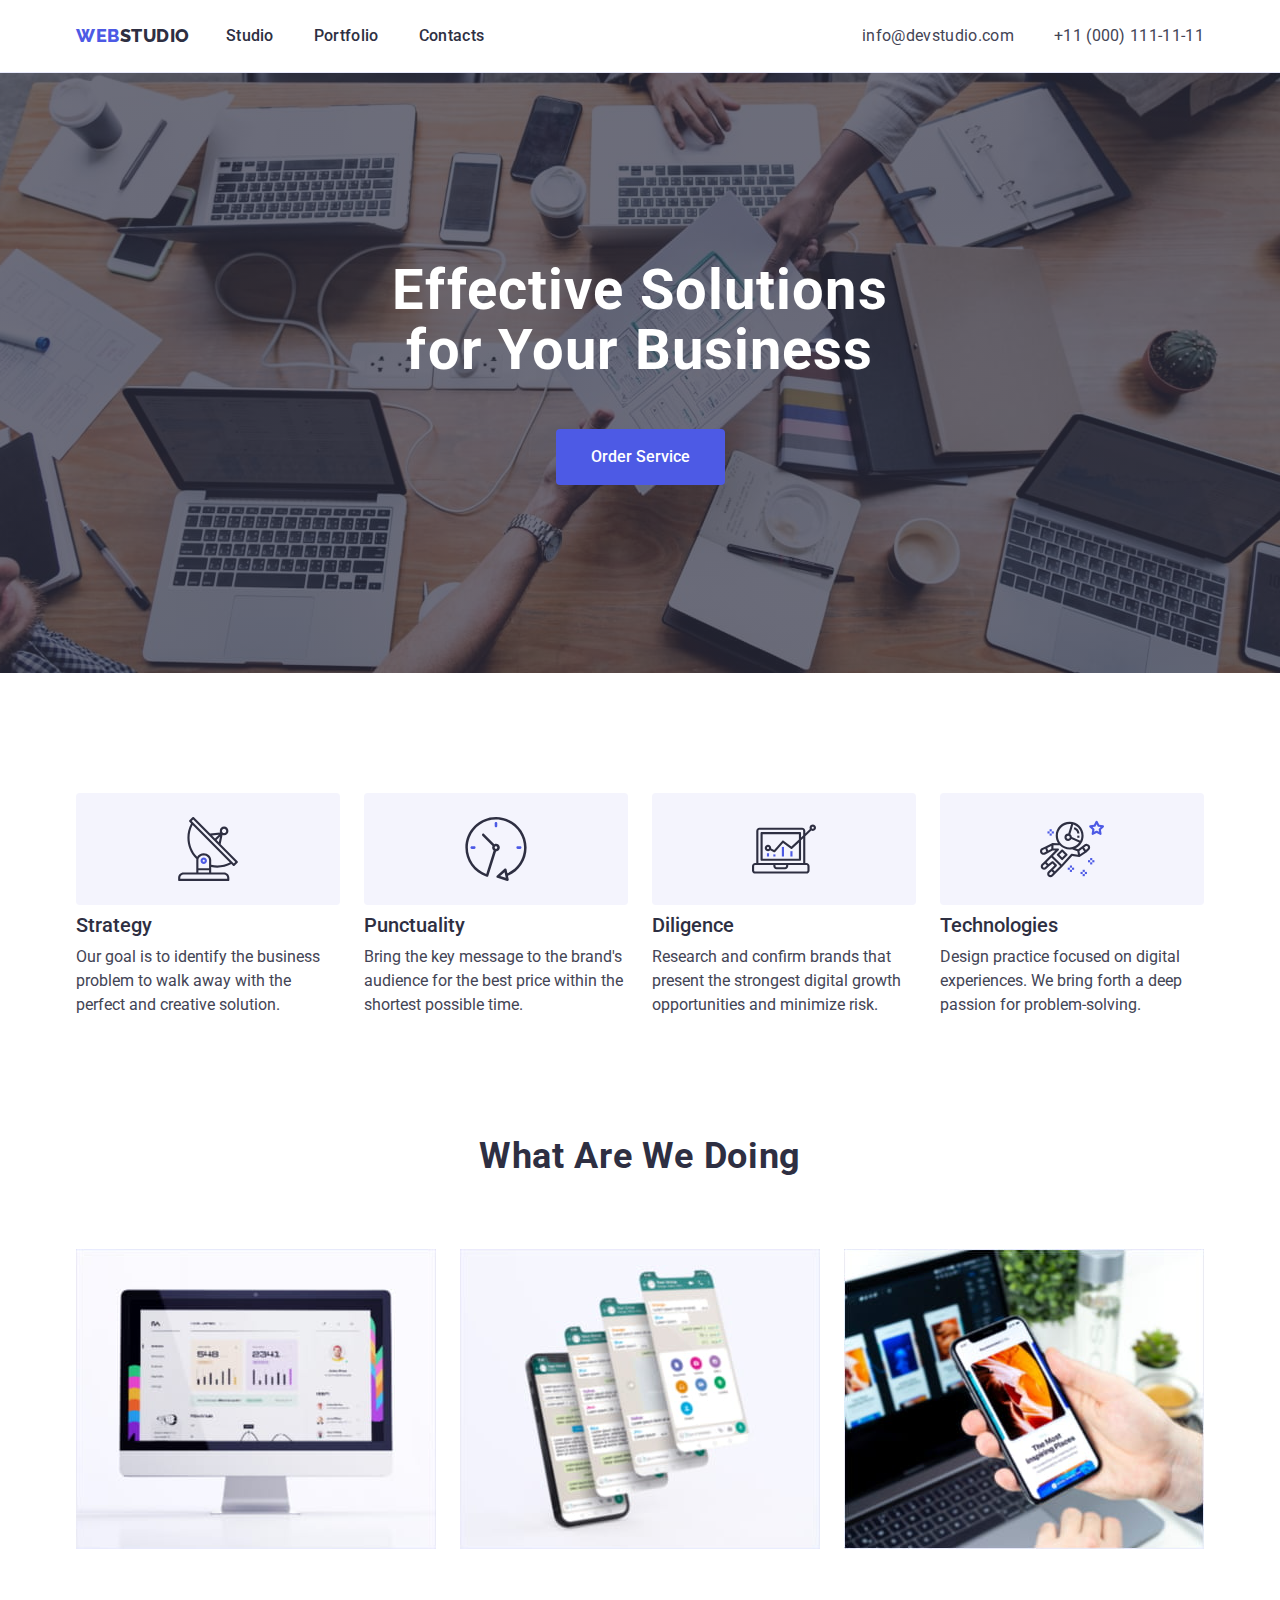
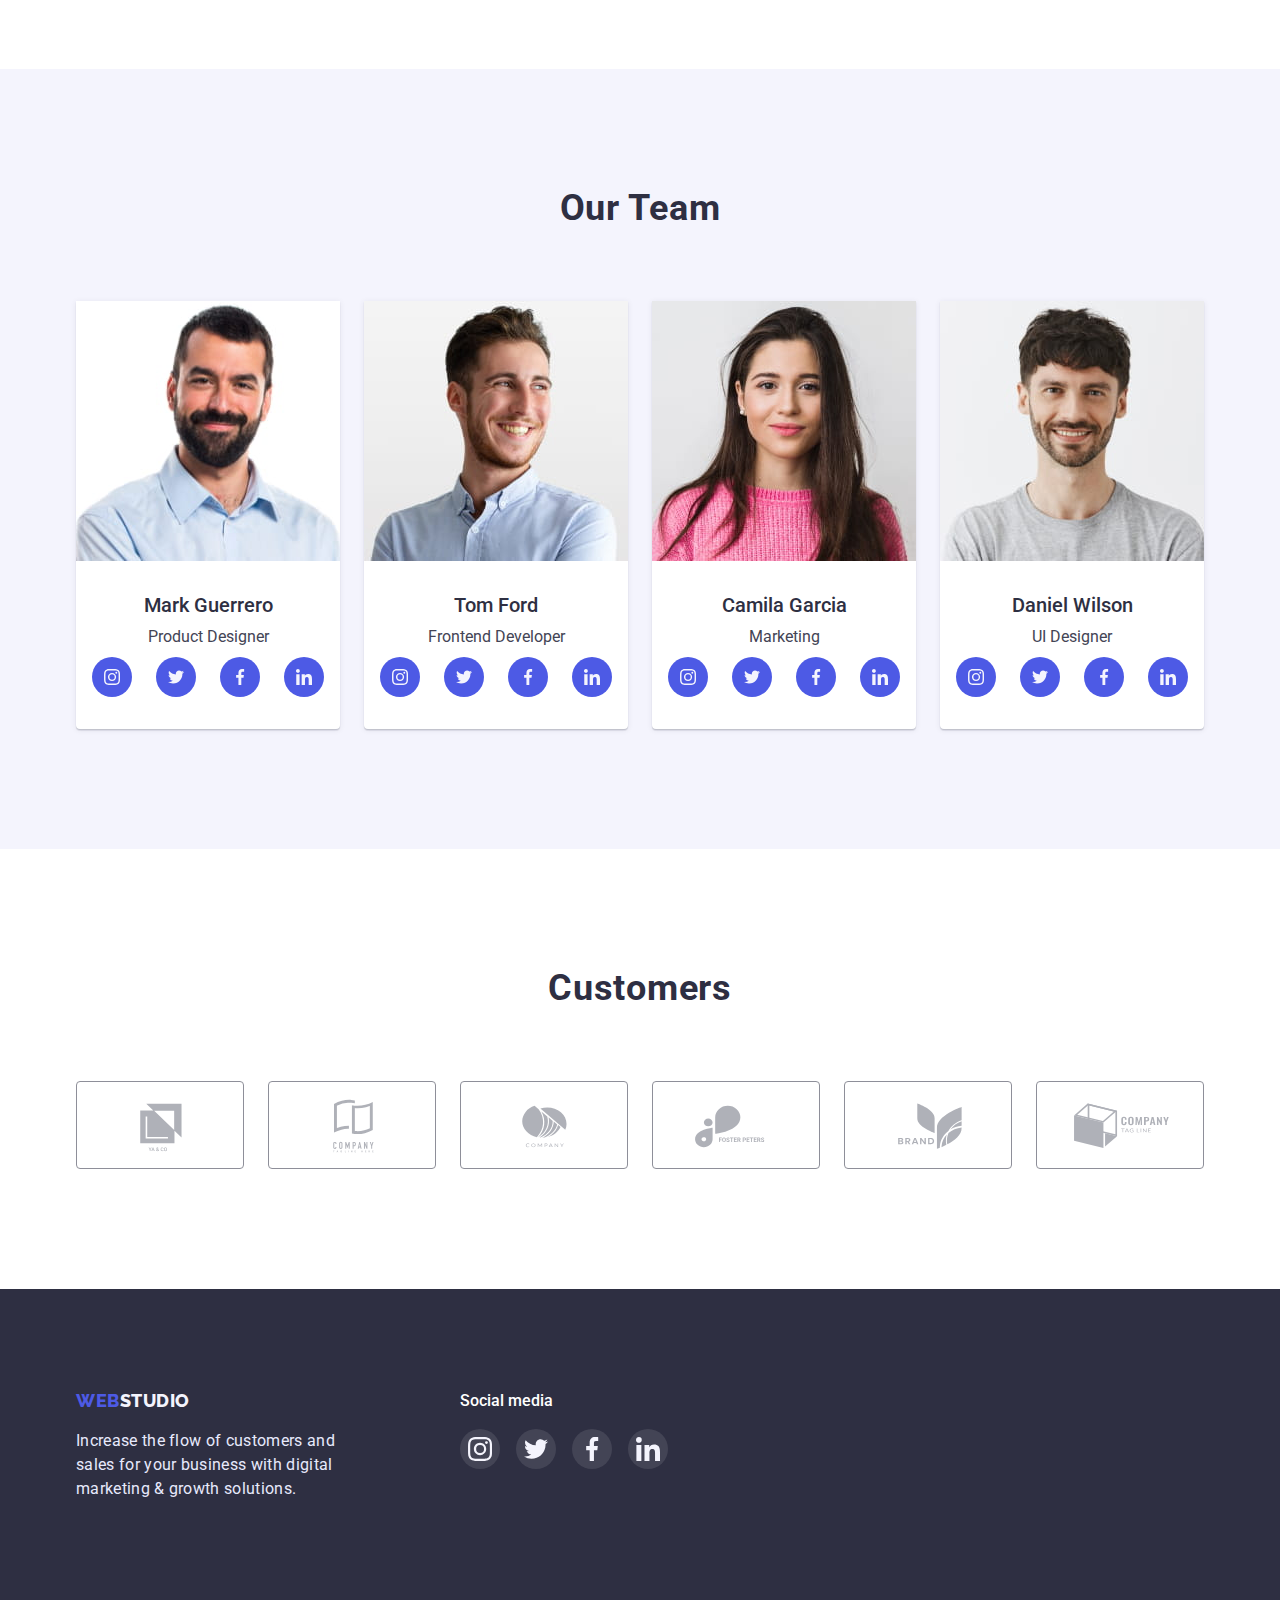
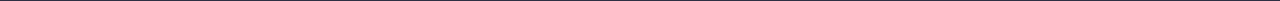
<file: index.html>
<!DOCTYPE html>
<html lang="en">
  <head>
    <meta charset="UTF-8" />
    <meta http-equiv="X-UA-Compatible" content="IE=edge" />
    <meta name="viewport" content="width=device-width, initial-scale=1.0" />
    <link rel="preconnect" href="https://fonts.googleapis.com" />
    <link rel="preconnect" href="https://fonts.gstatic.com" crossorigin />
    <link
      href="https://fonts.googleapis.com/css2?family=Raleway:wght@800&family=Roboto:wght@400;500;700&display=swap"
      rel="stylesheet"
    />
    <link
      rel="stylesheet"
      href="https://cdn.jsdelivr.net/npm/modern-normalize@1.1.0/modern-normalize.css"
    />
    <link rel="stylesheet" href="./css/styles.css" />
    <title>WebStudio</title>
  </head>
  <body>
    <!--HEADER-->
    <header class="header">
      <div class="container header-container">
        <nav class="site-nav">
          <a href="./index.html" class="logo"
            ><span class="logo-firstcolor">Web</span>Studio</a
          >
          <ul class="nav-list list">
            <li class="header-item">
              <a class="menu-link link" href="./index.html">Studio</a>
            </li>
            <li class="header-item">
              <a class="menu-link link" href="./portfolio.html">Portfolio</a>
            </li>
            <li class="header-item">
              <a class="menu-link link" href="">Contacts</a>
            </li>
          </ul>
        </nav>
        <address class="site-address">
          <ul class="address-list list">
            <li class="header-item address-item">
              <a class="adress-link" href="mailto:info@devstudio.com"
                >info@devstudio.com</a
              >
            </li>
            <li class="header-item address-item">
              <a class="adress-link" href="tel:+110001111111"
                >+11 (000) 111-11-11</a
              >
            </li>
          </ul>
        </address>
      </div>
    </header>
    <!--HEADER-->

    <!--HERO-->
    <main>
      <section class="hero">
        <div class="container">
          <h1 class="hero-primary-heading">
            Effective Solutions for Your Business
          </h1>
          <button type="button" class="btn">Order Service</button>
        </div>
      </section>

      <section class="features">
        <div class="container">
          <h2 class="visually-hidden">Features</h2>
          <ul class="features-list list">
            <li class="hero-item features-item icon-antenna">
              <h3 class="hero-item-heading features-heading">Strategy</h3>
              <p class="hero-item-content features-text">
                Our goal is to identify the business problem to walk away with
                the perfect and creative solution.
              </p>
            </li>
            <li class="hero-item features-item icon-clock">
              <h3 class="hero-item-heading features-heading">Punctuality</h3>
              <p class="hero-item-content features-text">
                Bring the key message to the brand's audience for the best price
                within the shortest possible time.
              </p>
            </li>
            <li class="hero-item features-item icon-diagram">
              <h3 class="hero-item-heading features-heading">Diligence</h3>
              <p class="hero-item-content features-text">
                Research and confirm brands that present the strongest digital
                growth opportunities and minimize risk.
              </p>
            </li>
            <li class="hero-item features-item icon-astronaut">
              <h3 class="hero-item-heading features-heading">Technologies</h3>
              <p class="hero-item-content features-text">
                Design practice focused on digital experiences. We bring forth a
                deep passion for problem-solving.
              </p>
            </li>
          </ul>
        </div>
      </section>

      <section class="doing">
        <div class="container">
          <h2 class="hero-secondary-heading">What are we doing</h2>
          <ul class="doing-pictures list">
            <li class="hero-item">
              <img
                src="./images/monitor-with-graphs.jpg"
                alt="picture with site on monitor"
                width="360"
              />
            </li>
            <li class="hero-item">
              <img
                src="./images/phones.jpg"
                alt="mobile applications"
                width="360"
              />
            </li>
            <li class="hero-item">
              <img
                src="./images/phone-on-hands.jpg"
                alt="multidevice applications"
                width="360"
              />
            </li>
          </ul>
        </div>
      </section>

      <section class="section-team">
        <div class="container">
          <h2 class="hero-secondary-heading">Our Team</h2>
          <ul class="team-list list">
            <li class="hero-item team-item">
              <img
                src="./images/Mark-Guerrero.jpg"
                alt="photo of product Designer Mark-Guerrero"
                width="264"
              />
              <div class="team">
                <h3 class="hero-item-heading">Mark Guerrero</h3>
                <p class="hero-item-content">Product Designer</p>
                <ul class="team-social-lisi list">
                  <li class="team-social-item item">
                    <a href="" class="team-social-link link">
                      <svg class="team-social-icon" width="16px" height="16px">
                        <use href="./images/sprite.svg#icon-instagram"></use>
                      </svg>
                    </a>
                  </li>
                  <li class="team-social-item item">
                    <a href="" class="team-social-link link">
                      <svg class="team-social-icon" width="16px" height="16px">
                        <use href="./images/sprite.svg#icon-twitter"></use>
                      </svg>
                    </a>
                  </li>
                  <li class="team-social-item item">
                    <a href="" class="team-social-link link">
                      <svg class="team-social-icon" width="16px" height="16px">
                        <use href="./images/sprite.svg#icon-facebook"></use>
                      </svg>
                    </a>
                  </li>
                  <li class="team-social-item item">
                    <a href="" class="team-social-link link">
                      <svg class="team-social-icon" width="16px" height="16px">
                        <use href="./images/sprite.svg#icon-linkedin"></use>
                      </svg>
                    </a>
                  </li>
                </ul>
              </div>
            </li>
            <li class="hero-item team-item">
              <img
                src="./images/Tom-Ford.jpg"
                alt="photo of frontend developer Tom Ford"
                width="264"
              />
              <div class="team">
                <h3 class="hero-item-heading">Tom Ford</h3>
                <p class="hero-item-content">Frontend Developer</p>
                <ul class="team-social-lisi list">
                  <li class="team-social-item item">
                    <a href="" class="team-social-link link">
                      <svg class="team-social-icon" width="16px" height="16px">
                        <use href="./images/sprite.svg#icon-instagram"></use>
                      </svg>
                    </a>
                  </li>
                  <li class="team-social-item item">
                    <a href="" class="team-social-link link">
                      <svg class="team-social-icon" width="16px" height="16px">
                        <use href="./images/sprite.svg#icon-twitter"></use>
                      </svg>
                    </a>
                  </li>
                  <li class="team-social-item item">
                    <a href="" class="team-social-link link">
                      <svg class="team-social-icon" width="16px" height="16px">
                        <use href="./images/sprite.svg#icon-facebook"></use>
                      </svg>
                    </a>
                  </li>
                  <li class="team-social-item item">
                    <a href="" class="team-social-link link">
                      <svg class="team-social-icon" width="16px" height="16px">
                        <use href="./images/sprite.svg#icon-linkedin"></use>
                      </svg>
                    </a>
                  </li>
                </ul>
              </div>
            </li>
            <li class="hero-item team-item">
              <img
                src="./images/Camila-Garcia.jpg"
                alt="photo of merketologist Camila Garcia"
                width="264"
              />
              <div class="team">
                <h3 class="hero-item-heading">Camila Garcia</h3>
                <p class="hero-item-content">Marketing</p>
                <ul class="team-social-lisi list">
                  <li class="team-social-item item">
                    <a href="" class="team-social-link link">
                      <svg class="team-social-icon" width="16px" height="16px">
                        <use href="./images/sprite.svg#icon-instagram"></use>
                      </svg>
                    </a>
                  </li>
                  <li class="team-social-item item">
                    <a href="" class="team-social-link link">
                      <svg class="team-social-icon" width="16px" height="16px">
                        <use href="./images/sprite.svg#icon-twitter"></use>
                      </svg>
                    </a>
                  </li>
                  <li class="team-social-item item">
                    <a href="" class="team-social-link link">
                      <svg class="team-social-icon" width="16px" height="16px">
                        <use href="./images/sprite.svg#icon-facebook"></use>
                      </svg>
                    </a>
                  </li>
                  <li class="team-social-item item">
                    <a href="" class="team-social-link link">
                      <svg class="team-social-icon" width="16px" height="16px">
                        <use href="./images/sprite.svg#icon-linkedin"></use>
                      </svg>
                    </a>
                  </li>
                </ul>
              </div>
            </li>
            <li class="hero-item team-item">
              <img
                src="./images/Daniel-Wilson.jpg"
                alt="photo of UI designer"
                width="264"
              />
              <div class="team">
                <h3 class="hero-item-heading">Daniel Wilson</h3>
                <p class="hero-item-content">UI Designer</p>
                <ul class="team-social-lisi list">
                  <li class="team-social-item item">
                    <a href="" class="team-social-link link">
                      <svg class="team-social-icon" width="16px" height="16px">
                        <use href="./images/sprite.svg#icon-instagram"></use>
                      </svg>
                    </a>
                  </li>
                  <li class="team-social-item item">
                    <a href="" class="team-social-link link">
                      <svg class="team-social-icon" width="16px" height="16px">
                        <use href="./images/sprite.svg#icon-twitter"></use>
                      </svg>
                    </a>
                  </li>
                  <li class="team-social-item item">
                    <a href="" class="team-social-link link">
                      <svg class="team-social-icon" width="16px" height="16px">
                        <use href="./images/sprite.svg#icon-facebook"></use>
                      </svg>
                    </a>
                  </li>
                  <li class="team-social-item item">
                    <a href="" class="team-social-link link">
                      <svg class="team-social-icon" width="16px" height="16px">
                        <use href="./images/sprite.svg#icon-linkedin"></use>
                      </svg>
                    </a>
                  </li>
                </ul>
              </div>
            </li>
          </ul>
        </div>
      </section>
    </main>

    <section class="customers">
      <div class="container">
        <h2 class="hero-secondary-heading">Customers</h2>
        <ul class="customers-list list">
          <li class="company-logo company-logo-item">
            <a href="#" class="company-logo-link item-link-company-one">
              <svg class="logo-icon" width="104px" height="56px-item">
                <use href="./images/sprite.svg#icon-Logo-one"></use>
              </svg>
            </a>
          </li>

          <li class="company-logo company-logo-item">
            <a href="#" class="company-logo-link item-link-company-two">
              <svg class="logo-icon" width="104px" height="56px-item">
                <use href="./images/sprite.svg#icon-Logo-two"></use>
              </svg>
            </a>
          </li>

          <li class="company-logo company-logo-item">
            <a href="#" class="company-logo-link item-link-company-three">
              <svg class="logo-icon" width="104px" height="56px-item">
                <use href="./images/sprite.svg#icon-Logo-three"></use>
              </svg>
            </a>
          </li>

          <li class="company-logo company-logo-item">
            <a href="#" class="company-logo-link item-link-company-four">
              <svg class="logo-icon" width="104px" height="56px-item">
                <use href="./images/sprite.svg#icon-Logo-four"></use>
              </svg>
            </a>
          </li>

          <li class="company-logo company-logo-item">
            <a href="#" class="company-logo-link item-link-company-five">
              <svg class="logo-icon" width="104px" height="56px-item">
                <use href="./images/sprite.svg#icon-Logo-five"></use>
              </svg>
            </a>
          </li>

          <li class="company-logo company-logo-item">
            <a href="#" class="company-logo-link item-link-company-six">
              <svg class="logo-icon" width="104px" height="56px-item">
                <use href="./images/sprite.svg#icon-Logo-six"></use>
              </svg>
            </a>
          </li>
        </ul>
      </div>
    </section>
    <!--HERO-->

    <!--FOOER-->
    <footer class="footer">
      <div class="container footer-blocks">
        <div class="block-logo">
          <a href="./index.html" class="logo-footer"
            ><span class="logo-firstcolor">Web</span>Studio</a
          >
          <p class="footer-text">
            Increase the flow of customers and sales for your business with
            digital marketing & growth solutions.
          </p>
        </div>

        <div class="block-social">
          <h3 class="social-media-heading">Social media</h3>
          <ul class="social-list list">
            <li class="social-item item">
              <a href="#" class="social-list-item-link item-link-instagram">
                <svg class="social-list-icon" width="24" height="24">
                  <use href="./images/sprite.svg#icon-instagram"></use>
                </svg>
              </a>
            </li>

            <li class="social-item item">
              <a href="#" class="social-list-item-link item-link-twitter">
                <svg class="social-list-icon" width="24" height="24">
                  <use href="./images/sprite.svg#icon-twitter"></use>
                </svg>
              </a>
            </li>

            <li class="social-item item">
              <a href="#" class="social-list-item-link item-link-facebook">
                <svg class="social-list-icon" width="24" height="24">
                  <use href="./images/sprite.svg#icon-facebook"></use>
                </svg>
              </a>
            </li>

            <li class="social-item item">
              <a href="#" class="social-list-item-link item-link-linkedin">
                <svg class="social-list-icon" width="24" height="24">
                  <use href="./images/sprite.svg#icon-linkedin"></use>
                </svg>
              </a>
            </li>
          </ul>
        </div>
      </div>
    </footer>
    <!--FOOTER-->
  </body>
</html>
</file>
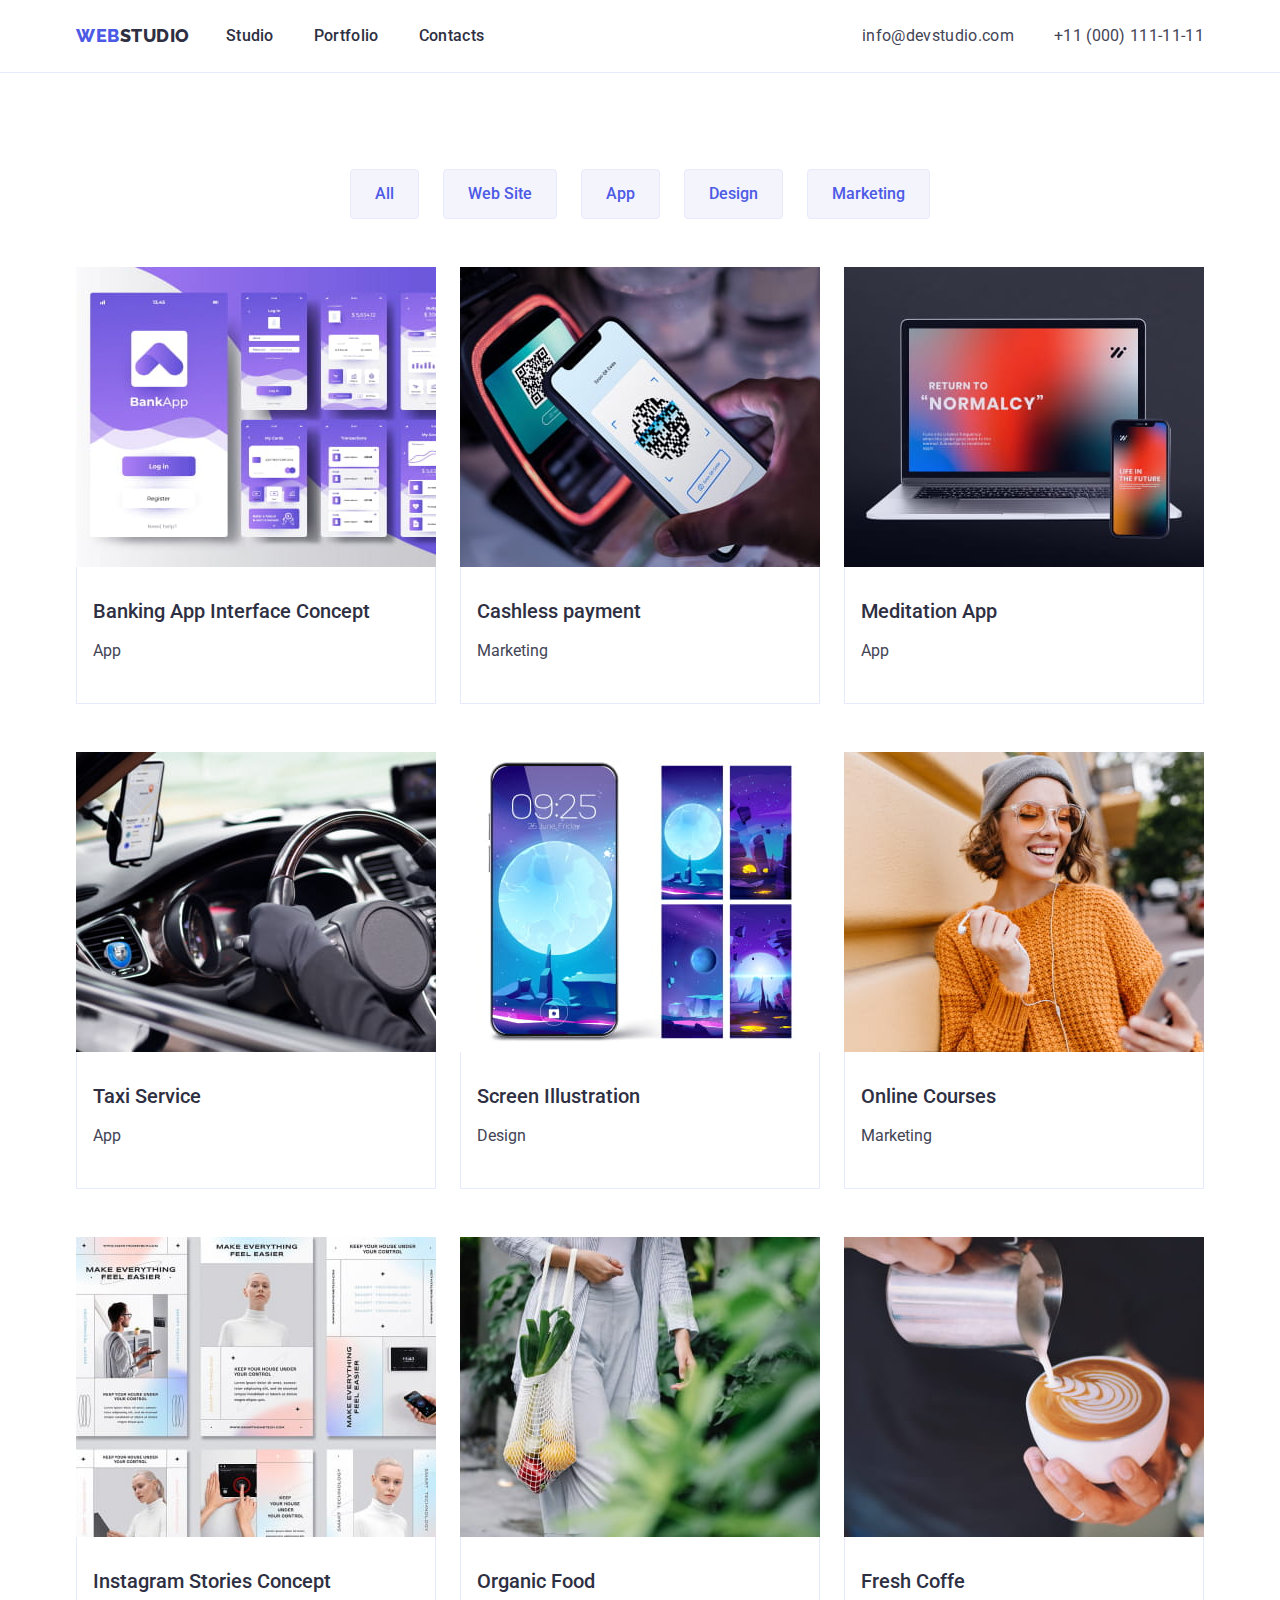
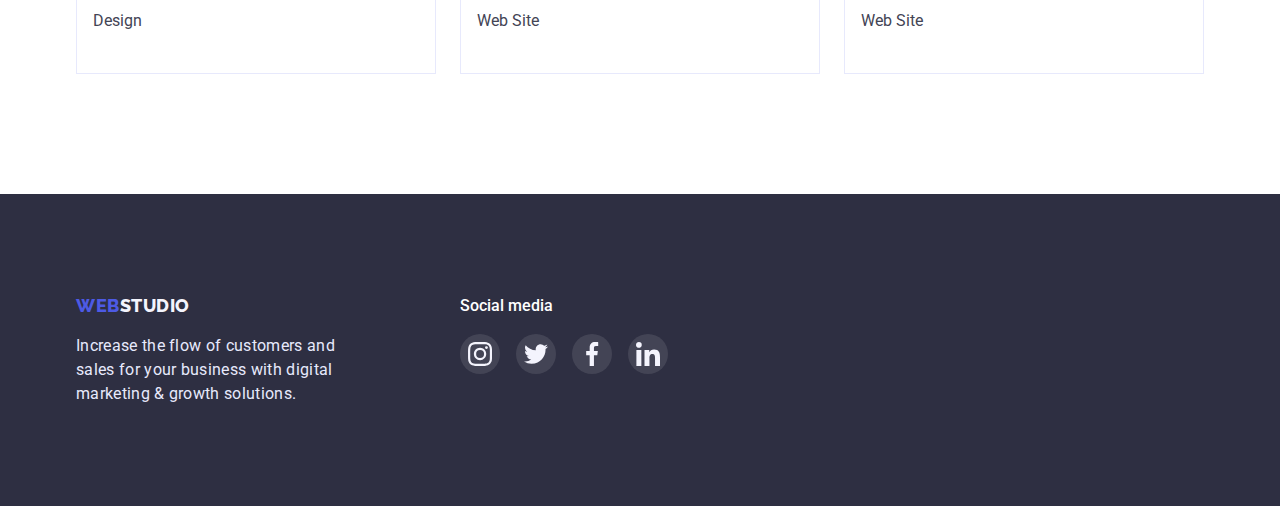
<file: portfolio.html>
<!DOCTYPE html>
<html lang="en">
  <head>
    <meta charset="UTF-8" />
    <meta http-equiv="X-UA-Compatible" content="IE=edge" />
    <meta name="viewport" content="width=device-width, initial-scale=1.0" />
    <link rel="preconnect" href="https://fonts.googleapis.com" />
    <link rel="preconnect" href="https://fonts.gstatic.com" crossorigin />
    <link
      href="https://fonts.googleapis.com/css2?family=Raleway:wght@800&family=Roboto:wght@400;500;700&display=swap"
      rel="stylesheet"
    />
    <link
      rel="stylesheet"
      href="https://cdn.jsdelivr.net/npm/modern-normalize@1.1.0/modern-normalize.css"
    />
    <link rel="stylesheet" href="./css/styles.css" />
    <title>WebStudio</title>
  </head>
  <body>
    <!--HEADER-->
    <header class="header">
      <div class="container header-container">
        <nav class="site-nav">
          <a href="./index.html" class="logo"
            ><span class="logo-firstcolor">Web</span>Studio</a
          >
          <ul class="nav-list list">
            <li class="header-item">
              <a class="menu-link link" href="./index.html">Studio</a>
            </li>
            <li class="header-item">
              <a class="menu-link link" href="./portfolio.html">Portfolio</a>
            </li>
            <li class="header-item">
              <a class="menu-link link" href="">Contacts</a>
            </li>
          </ul>
        </nav>
        <address class="site-address">
          <ul class="address-list list">
            <li class="header-item address-item">
              <a class="adress-link" href="mailto:info@devstudio.com"
                >info@devstudio.com</a
              >
            </li>
            <li class="header-item address-item">
              <a class="adress-link" href="tel:+110001111111"
                >+11 (000) 111-11-11</a
              >
            </li>
          </ul>
        </address>
      </div>
    </header>

    <!--Header-->

    <!--Hero-->
    <main>
      <section class="portfolio">
        <div class="container">
          <ul class="filter-list list">
            <li class="hero-item">
              <button type="button" class="filter-btn">All</button>
            </li>

            <li class="hero-item">
              <button type="button" class="filter-btn">Web Site</button>
            </li>

            <li class="hero-item">
              <button type="button" class="filter-btn">App</button>
            </li>

            <li class="hero-item">
              <button type="button" class="filter-btn">Design</button>
            </li>

            <li class="hero-item">
              <button type="button" class="filter-btn">Marketing</button>
            </li>
          </ul>

          <ul class="card-set list">
            <li class="hero-item card-item">
              <a class="list-link" href=""
                ><img
                  src="./images/banking-app.jpg"
                  alt="banking-app_photo"
                  width="360"
                />
                <div class="card-content">
                  <h3 class="hero-item-heading card-heading">
                    Banking App Interface Concept
                  </h3>
                  <p class="hero-item-content card-item-content">App</p>
                </div>
              </a>
            </li>

            <li class="hero-item card-item">
              <a class="list-link" href=""
                ><img
                  src="./images/cashless-payment.jpg"
                  alt="cashless-payment-photo"
                  width="360"
                />
                <div class="card-content">
                  <h3 class="hero-item-heading card-heading">
                    Cashless payment
                  </h3>
                  <p class="hero-item-content card-item-content">Marketing</p>
                </div>
              </a>
            </li>

            <li class="hero-item card-item">
              <a class="list-link" href=""
                ><img
                  src="./images/meditation-app.jpg"
                  alt="meditation-app-photo"
                  width="360"
                />
                <div class="card-content">
                  <h3 class="hero-item-heading card-heading">Meditation App</h3>
                  <p class="hero-item-content card-item-content">App</p>
                </div>
              </a>
            </li>

            <li class="hero-item card-item">
              <a class="list-link" href=""
                ><img
                  src="./images/taxi-service.jpg"
                  alt="taxi-service-photo"
                  width="360"
                />
                <div class="card-content">
                  <h3 class="hero-item-heading card-heading">Taxi Service</h3>
                  <p class="hero-item-content card-item-content">App</p>
                </div>
              </a>
            </li>

            <li class="hero-item card-item">
              <a class="list-link" href=""
                ><img
                  src="./images/screen-illustratiom.jpg"
                  alt="screen-illustratiom-photo"
                  width="360"
                />
                <div class="card-content">
                  <h3 class="hero-item-heading card-heading">
                    Screen Illustration
                  </h3>
                  <p class="hero-item-content card-item-content">Design</p>
                </div>
              </a>
            </li>

            <li class="hero-item card-item">
              <a class="list-link" href="">
                <img
                  src="./images/online-courses.jpg"
                  alt="online-courses-photo"
                  width="360"
                />
                <div class="card-content">
                  <h3 class="hero-item-heading card-heading">Online Courses</h3>
                  <p class="hero-item-content card-item-content">Marketing</p>
                </div>
              </a>
            </li>

            <li class="hero-item card-item">
              <a class="list-link" href=""
                ><img
                  src="./images/instagram-stories-concept.jpg"
                  alt="instagram-stories-concept-photo"
                  width="360"
                />
                <div class="card-content">
                  <h3 class="hero-item-heading card-heading">
                    Instagram Stories Concept
                  </h3>
                  <p class="hero-item-content card-item-content">Design</p>
                </div>
              </a>
            </li>

            <li class="hero-item card-item">
              <a class="list-link" href=""
                ><img
                  src="./images/organic-food.jpg"
                  alt="organic-food-photo"
                  width="360"
                />
                <div class="card-content">
                  <h3 class="hero-item-heading card-heading">Organic Food</h3>
                  <p class="hero-item-content card-item-content">Web Site</p>
                </div>
              </a>
            </li>

            <li class="hero-item card-item">
              <a class="list-link" href="">
                <img
                  src="./images/fresh-coffe.jpg"
                  alt="fresh-coffe"
                  width="360"
                />
                <div class="card-content">
                  <h3 class="hero-item-heading card-heading">Fresh Coffe</h3>
                  <p class="hero-item-content card-item-content">Web Site</p>
                </div>
              </a>
            </li>
          </ul>
        </div>
      </section>
    </main>
    <!--HERO-->

    <!--FOOTER-->
    <footer class="footer">
      <div class="container footer-blocks">
        <div class="block-logo">
          <a href="./index.html" class="logo-footer"
            ><span class="logo-firstcolor">Web</span>Studio</a
          >
          <p class="footer-text">
            Increase the flow of customers and sales for your business with
            digital marketing & growth solutions.
          </p>
        </div>

        <div class="block-social">
          <h3 class="social-media-heading">Social media</h3>
          <ul class="social-list list">
            <li class="social-item item">
              <a href="#" class="social-list-item-link item-link-instagram">
                <svg class="social-list-icon" width="24" height="24">
                  <use href="./images/sprite.svg#icon-instagram"></use>
                </svg>
              </a>
            </li>

            <li class="social-item item">
              <a href="#" class="social-list-item-link item-link-twitter">
                <svg class="social-list-icon" width="24" height="24">
                  <use href="./images/sprite.svg#icon-twitter"></use>
                </svg>
              </a>
            </li>

            <li class="social-item item">
              <a href="#" class="social-list-item-link item-link-facebook">
                <svg class="social-list-icon" width="24" height="24">
                  <use href="./images/sprite.svg#icon-facebook"></use>
                </svg>
              </a>
            </li>

            <li class="social-item item">
              <a href="#" class="social-list-item-link item-link-linkedin">
                <svg class="social-list-icon" width="24" height="24">
                  <use href="./images/sprite.svg#icon-linkedin"></use>
                </svg>
              </a>
            </li>
          </ul>
        </div>
      </div>
    </footer>
    <!-- /FOOTER-->
  </body>
</html>
</file>
<file: css/styles.css>
:root {
    --site-primary: #2E2F42;
    --body-text: #434455;
    --btn-primary: #4D5AE5;
    --btn-hover-active: #404BBF;
    --btn-border: #E7E9FC;
    --WHITE: #FFFFFF;
    --btn-back: #F4F4FD;
    --basic-margin: 24px;
    --icon-background: #AFB1B8;
    --icon-hover-green: #31D0AA;
  }

  img {
    display: block;
    max-width: 100%;
    height: auto;
    }

  body {
    font-family: "Roboto";
    font-style: normal;
    font-weight: 400;
    background-color: #FFFFFF;
    color: var(--body-text);
  }

  ul,
  li,
  h1,
  h2,
  h3,
  p {
      margin: 0;
      padding: 0;
  }
    .container {
    width: 1158px;
    padding: 0 15px;
    margin: 0 auto;
}

.list, .list-link {
    list-style: none;
  }
.link, .list-link{
    text-decoration: none;
  }
  

.header-container,
.site-nav,
.site-address,
.nav-list,
.address-list
 {
    display: flex;
    align-items: center;
}


.nav-list {margin-left: 36px;}

.nav-list .header-item + .header-item {
    margin-left: 40px;}

.menu-link {
    display: block;
    padding-top: 24px;
    padding-bottom: 24px;}


.address-list .header-item + .header-item {
    margin-left: 40px;}


.site-address {
    margin-left: auto;
}
 

.logo {
    text-decoration: none;
    font-family: 'Raleway';
    font-style: normal;
    font-weight: 800;
    font-size: 18px;
    line-height: 1.33;
    letter-spacing: 0.03em;
    text-transform: uppercase;
    color: var(--site-primary);
    
}

.logo-firstcolor {
      font-family: 'Raleway';
      font-style: normal;
      font-weight: 800;
      font-size: 18px;
      line-height: 1.33;
      letter-spacing: 0.03em;
      text-transform: uppercase;
      color: var(--btn-primary);
  }
  
.header-item {
    font-weight: 500;
    font-size: 16px;
    line-height: 1.5;
    letter-spacing: 0.02em;
    color: var(--site-primary);
}

.address-item {
    font-weight: inherit;
}

.header {
    border-bottom:
    1px solid var(--btn-border); 
}

.menu-link {
    font-weight: 500;
    font-size: 16px;
    line-height: 1.5;
    color: var(--site-primary);
}

.menu-link:hover {
    color: var(--btn-hover-active);
}

.adress-link:hover,
.adress-link:focus {
    color: var(--btn-hover-active);
}

.adress-link {
    text-decoration: none;
    font-style: normal;
    font-size: 16px;
    line-height: 1.5;
    color: var(--body-text);
}

.filter-list {display: flex;
gap: var(--basic-margin);
justify-content: center;
margin-top: 0px;
padding-left: 0px;
margin-bottom: 0px;
}


/*-----------HERO--------------*/

.hero {
    background-color: var(--site-primary);
    padding-top: 188px;
    padding-bottom: 188px;
    background-image: linear-gradient(rgba(46, 47, 66, 0.7), rgba(46, 47, 66, 0.7)), url(../images/people-office.jpg);
    max-width: 1440px;
    height: 600px;
    margin: 0 auto;
    background-repeat: no-repeat;
    background-position: center;
    background-size: cover;
    
}

.hero-primary-heading {
    align-items: center;
    font-weight: 700;
    font-size: 56px;
    line-height: 1.07;
    letter-spacing: 0.02em;
    color: var(--WHITE);
    width: 496px;
    text-align: center;
    margin-right: auto;
    margin-bottom: 48px ;
    margin-left: auto;
}


.btn {
    display: block;
    background: var(--btn-primary);
    border-radius: 4px;
    border: var(--btn-primary);
    font-family: 'Roboto';
    font-weight: 500;
    font-size: 16px;
    line-height: 1.4px;
    color: var(--WHITE);
    cursor: pointer;
    width: 169px;
    height: 56px;
    margin: 0 auto;
}

.btn:hover {
    background: var(--btn-hover-active);
}

.visually-hidden {
    position: absolute;
    width: 1px;
    height: 1px;
    margin: -1px;
    border: 0;
    padding: 0;
    white-space: nowrap;
    clip-path: inset(100%);
    clip: rect(0, 0, 0, 0);
    overflow: hidden;
}


.features-list {
    display: flex;
    gap: var(--basic-margin);
    margin: 0px;
    padding-left: 0px;
    }

.features{
        padding-top: 120px;
    }

    
.section-team {
    background: var(--btn-back);
    padding-top: 120px;
    padding-bottom: 120px;
}

.hero-team {
    padding-top: 120px;
    padding-bottom: 72px;
}

.features-item::before {
    display: block;
    content:"";
    height: 112px;
    background-size: 64px;
    background-repeat: no-repeat;
    background-position: center;
    background-color: var(--btn-back);
    border-radius: 4px;
    margin-bottom: 8px;
}

.icon-antenna::before {
    background-image: url(../images/antenna.svg);
}

.icon-clock::before {
    background-image: url(../images/clock.svg);
}

.icon-diagram::before {
    background-image: url(../images/diagram.svg);
}

.icon-astronaut::before {
    background-image: url(../images/astronaut.svg);
}


.team-list {
    display: flex;
    gap: var(--basic-margin);
    margin-bottom: 0px;
    padding: 0;
    justify-content: center;
}

.team-item {
    border-bottom-left-radius: 4px;
    border-bottom-right-radius: 4px;
    background-color: var(--WHITE);
    box-shadow: 0px 1px 6px rgba(46, 47, 66, 0.08), 0px 1px 1px rgba(46, 47, 66, 0.16), 0px 2px 1px rgba(46, 47, 66, 0.08);
}


.team-social-lisi {
    display: flex;
    gap: var(--basic-margin);
    justify-content: center;
}


.team-social-item {
    width: 40px;
    height: 40px;
}


.team-social-link {
    display: flex;
    justify-content: center;
    align-items: center;
    width: 100%;
    height: 100%;
    border-radius: 50%;
    background-color: var(--btn-primary);
}

.team-social-link:hover,
.team-social-link:focus {
    background-color: var(--btn-hover-active)}


.hero-secondary-heading {
    font-weight: 700;
    font-size: 36px;
    line-height: 1.11;
    text-align: center;
    letter-spacing: 0.02em;
    text-transform: capitalize;
    color: var(--site-primary);
    margin-bottom: 72px;
}


.doing {
    padding-top: 120px;
    padding-bottom: 120px;
}
.doing-pictures {
    display:flex;
    gap: var(--basic-margin);
    padding-left: 0px;
    margin-top: 72px;
    }

.filter-btn {
    display: flex;
    padding: 12px 24px;
    align-items: center;
    text-align: center;
    background: var(--btn-back);
    border: 1px solid 
    var(--btn-border);
    border-radius: 4px;
    font-weight: 500;
    font-size: 16px;
    line-height: 1.5;
    color: var(--btn-primary);
}


.filter-btn:hover,
.filter-btn:focus { 
    background-color: var(--btn-hover-active);
    color: var(--WHITE);
    box-shadow: 0px 3px 1px rgba(0, 0, 0, 0.1), 0px 2px 1px rgba(0, 0, 0, 0.08), 0px 2px 2px rgba(0, 0, 0, 0.12);
    border-color: var(--btn-hover-active);
}


.filter-btn {
    cursor: pointer;
}

.portfolio {
    padding-top: 96px;
    padding-bottom: 120px;
}

.card-set {
    padding: 0;
    margin: 0;
    display: flex;
    flex-wrap: wrap;
    margin-left: calc(-1 * var(--basic-margin));
}

.card-set > .card-item {
    flex-basis: calc(100% / 3 - 24px);
    margin-top: calc(2 * var(--basic-margin));
    margin-left: var(--basic-margin);
}

.card-item:hover,
.card-item:focus {
    box-shadow: 0px 1px 6px rgba(46, 47, 66, 0.08), 0px 1px 1px rgba(46, 47, 66, 0.16), 0px 2px 1px rgba(46, 47, 66, 0.08);
}

.card-content {
    padding-top: 32px;
    padding-bottom: 32px;
    border-left: 1px solid var(--btn-border);
    border-right: 1px solid var(--btn-border);
    border-bottom: 1px solid var(--btn-border);;
}


/*-------------Hero------------*/


.hero-item-heading {
    font-weight: 500;
    font-size: 20px;
    line-height: 1.2;
    color: var(--site-primary);
    text-align: center;
    margin-bottom: 8px;
}

.features-heading {
    margin-bottom: 8px;
    margin-top: 0px;
    text-align: left;
}


.team {
    padding-top: 32px;
    padding-bottom: 32px;
}
.card-heading {
    text-align: left;
    padding-left: 16px;
    padding-bottom: 8px;
}

.hero-item-content {
    font-size: 16px;
    line-height: 1.5;
    color: var(--body-text);
    text-align: center;
    margin-bottom: 8px;
}

.features-text {
    width: 264px;
    height: 72px;
    margin: 0;
    text-align: left;
}

.card-item-content {
    text-align: left;
    padding-left: 16px;
}

.footer-text {
    width: 264px;
    font-size: 16px;
    line-height: 1.5;
    letter-spacing: 0.02em;
    color: var(--btn-border);
    margin-top: 16px;
}

.footer {
    display: flex;
    background-color: var(--site-primary);
    padding-top: 100px;
    padding-bottom: 100px;
}

.footer-blocks {
    display: flex;
}

.block-social {
    margin-left: 120px;
}

.social-media-heading {
    font-family: 'Roboto';
    font-style: normal;
    font-weight: 500;
    font-size: 16px;
    line-height: 1.5;
    color: var(--WHITE);
    margin-bottom: 16px;
}


.social-list {
    display: flex;
    justify-content: center;
    gap: 16px;
}

.social-item {
    width: 40px;
    height: 40px;
}

.social-list-item-link {
    display: flex;
    justify-content: center;
    align-items: center;
    width: 100%;
    height: 100%;
    border-radius: 50%;
    background-color: rgba(255, 255, 255, 0.1);
}

.social-list-item-link:hover,
.social-list-item-link:focus {
    background-color: var(--icon-hover-green);
}

.customers {
    padding-top: 120px;
    padding-bottom: 120px;
}


.customers-list {

    display: flex;
    justify-content: center;
    gap: var(--basic-margin);
}


.company-logo-link {
    display: flex;
    justify-content: center;
    align-items: center;
    width: 168px;
    height: 88px;
    border: solid 1px #8E8F99;
    border-radius: 4px;
}

.logo-icon {
    fill: var(--icon-background);
}

.company-logo-link:hover .logo-icon {
   fill: var(--btn-hover-active);
}

.company-logo-link:focus .logo-icon {
    fill: var(--btn-hover-active);
}

.company-logo-link:hover {
    border-color: var(--btn-hover-active);
}

.logo-footer {
    text-decoration: none;
    color: var(--btn-back);
    font-family: 'Raleway';
    font-style: normal;
    font-weight: 800;
    font-size: 18px;
    line-height: 21px;
    align-items: center;
    letter-spacing: 0.03em;
    text-transform: uppercase;
}
</file>
